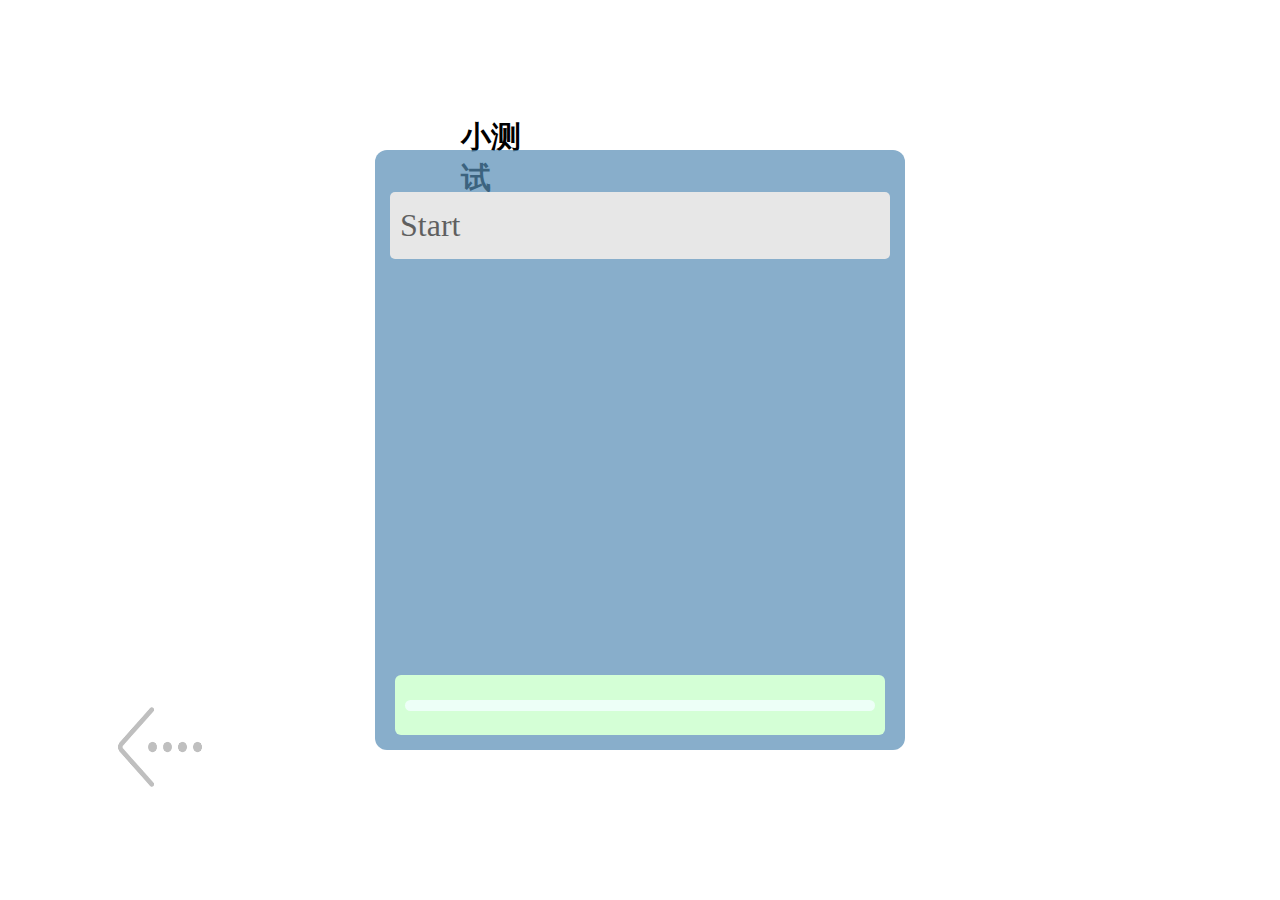
<file: C33.html>
<!-- Button trigger modal -->
 <!doctype html>
<html>
<head>
<meta charset="utf-8">
<title>
    C3
</title>
<link href="check.css" rel="stylesheet" type="text/css">
</head>

<body>
     <h1 class="dbt">小测试</h1>
    <div class="xbj">
        <div class="form-c">
            <div class="qa">
                <div class="q">
                    <h3 class="q-item"></h3>
                </div>
                <div class="a">
                    <div class="a-item start-game">Start</div>
                    <!-- 			<div class="a-item">E36 M3</div>
                    <div class="a-item">E92 M3</div>
                    <div class="a-item">G80 M3</div>
                    <div class="a-item">F80 M3</div> -->
                </div>
            </div>
            <div class="progressBar">
                <div class="bar">
                    <div class="bar-w"></div>
                </div>
                <div class="next">下一题</div>
            </div>
        </div>
    </div>
    
    <div class="fh">
        <a href="P1.html"><img src="camera/Test/箭头 (1).png" width="100%" height="100%"></a>
    </div>
    <script>
        const qa = [
        {
            question: "中画幅是指介于什么之间的成像尺寸",
            correct: "36x24mm~4x5英寸",
            incorrect: ["32x28mm~4x5英寸", "36x24mm~2x3英寸", "32x28mm~4x5英寸"]
        },
        {
            question: "旁轴相机和数码相机有什么区别",
            correct: "以上都是",
            incorrect: ["旁轴相机没有反光镜", "旁轴相机不是通过镜头取景，而是通过独立取景器取景", "旁轴相机快门动作很轻， 震动很小"]
        },
        {
            question: "单反相机和微单相机有什么区别",
            correct: "以上都是",
            incorrect: ["微单在体积上较单反更小，便携性更强", "微单相机内部取消了反光镜和五菱镜等结构，取景方式为电子取景", "单反续航较长，镜头群适配能力更好"]
        },
        {
            question: "傻瓜胶片机和胶片单反有什么区别",
            correct: "以上都是",
            incorrect: ["傻瓜机大部分都是固定光圈，快门可调范围很小", "傻瓜机不能对焦，只能超焦距，取景器一般为旁轴结构", "胶片单反除了没有机背屏幕可以回看照片之外，和现代主流单反并无太大区别"]
        },
        {
            question: "下面支持望远效果的相机焦距是多少",
            correct: "高于70mm",
            incorrect: ["28-70mm", "低于28mm", "38-115mm"]
        }
    ];
    const answerContainer = document.querySelector(".a");
    const questionCon = document.querySelector(".q");
    const question = document.querySelector(".q-item");
    const bar = document.querySelector(".bar");
    const barContainer = document.querySelector(".progressBar");
    const progressBar = document.querySelector(".bar-w");
    const next = document.querySelector(".next");
    const startBtn = document.querySelector(".start-game");
    const questions = [];
    const player = { score: 0, answers: [] };
    let cur = 0;
    const holder = [];
    (() => {
        loadQuestions(); // load questions immediately
    })();
    
    function loadQuestions() {
        qa.forEach((e) => {
            // loop through "qa"
            let temp = [];
            e.incorrect.forEach((ans) => {
                // loop through 'qa.incorrect' => place false on incorrect items
                let obj = {
                    response: ans,
                    correct: false
                };
                temp.push(obj);
            });
    
            let obj = {
                // place true on correct items
                response: e.correct,
                correct: true
            };
            temp.push(obj);
            let mainTemp = {
                question: e.question,
                options: temp, // both correct and incorrect options are stored here
                correct: e.correct // correct answer
            };
            questions.push(mainTemp); // push into global
        });
    }
    function newQuestion() {
        if (cur >= questions.length) {
            next.innerHTML = "查看成绩";
            results();
        } else {
            next.innerHTML = "下一题";
        }
        answerContainer.innerHTML = "";
        const el = questions[cur];
        progess();
        console.log(el);
        el.options.sort(() => {
            return 0.5 - Math.random();
        });
    
        const capQuestion = el.question.charAt(0).toUpperCase() + el.question.slice(1);
        question.textContent = `${capQuestion}?`;
        answerContainer.innerHTML = "";
    
        el.options.forEach((option) => {
            const divOption = document.createElement("div");
            holder.push(divOption);
            divOption.correctAnswer = el.correct;
            divOption.que = capQuestion;
            divOption.isITcorrect = option.correct;
            divOption.classList.add("a-item");
            divOption.textContent = option.response;
            answerContainer.append(divOption);
    
            divOption.addEventListener("click", optSelect);
        });
    }
    
    // if selected option is T || F
    function optSelect(e) {
        endTurn();
        if (e.target.isITcorrect) {
            player.score++;
            let obj = {
                que: e.target.que,
                res: e.target.textContent,
                correct: "√",
                qNum: cur
            };
            player.answers.unshift(obj);
            e.target.style.color = "#008205";
            e.target.style.backgroundColor = "#dbfff3";
        } else {
            let obj = {
                que: e.target.que,
                res: e.target.textContent,
                correct: "×",
                qNum: cur
            };
            player.answers.unshift(obj);
            e.target.style.color = "#e91e63";
            e.target.style.backgroundColor = "#ffd3e2";
        }
        e.target.style.cursor = "pointer";
        // player.answers.push(temp);
    }
    
    // OPTIONS not selected have a unique style
    
    function endTurn() {
        holder.forEach((el) => {
            el.removeEventListener("click", optSelect);
            el.style.backgroundColor = "#ffffff05";
            el.style.color = "#565656";
            el.style.cursor = "default";
        });
        cur++;
        if (cur >= questions.length) {
            next.innerHTML = "查看成绩";
        } else {
            next.innerHTML = "下一题";
        }
    }
    
    function progess() {
        bar.style.width = "60%";
        next.classList.add("progressActive");
        question.style.display = "block";
    
        const currentQ = cur + 1;
        const progressIs = (currentQ / questions.length) * 100;
    
        if (progressIs === 100) {
            next.innerHTML = "查看成绩";
            progressBar.style.maxWidth = "100%";
        }
        progressBar.style.width = `${progressIs}%`;
    }
    startBtn.addEventListener("click", newQuestion);
    next.addEventListener("click", () => {
        if (cur >= questions.length) {
            results();
        } else {
            newQuestion();
        }
    });
    
    // update score while answering each Q
    
    function results() {
        console.log(player.score);
        question.style.display = "block";
        answerContainer.innerHTML = "";
        question.textContent = `你的得分: ${player.score*20}`;
        player.answers.forEach((ans, i) => {
            const resultsMockup = `
            <div class="result">
            <div class="result-q"><span>${ans.qNum}</span> ${ans.que}</div>
            <div>${ans.res}</div>
            <div>${ans.correct}</div>
            </div>`;
            answerContainer.insertAdjacentHTML("afterbegin", resultsMockup);
        });
        const progressIs = (player.score / questions.length) * 100;
      /*  next.innerHTML = `${player.score} / ${questions.length} 题`;*/
        next.innerHTML='查看正确答案';
    
        if (progressIs <= 50) {
            bar.style.backgroundColor = `#ff8585`;
            progressBar.style.backgroundColor = `red`;
            
        } else if (progressIs <= 75) {
            bar.style.backgroundColor = `#ffc582`;
            progressBar.style.backgroundColor = `#ff8900`;
        } else {
            progressBar.style.backgroundColor = `#00d15e`;
            bar.style.backgroundColor = `#bcffda`;
        }
    
        progressBar.style.width = `${progressIs}%`;
        next.addEventListener("click", () => {
        answer();
        });
       
    }
    function restartGame() {
        newQuestion();
    }
    function answer(){
        question.style.display = "block";
        answerContainer.innerHTML = "";
        question.textContent = `正确答案`;
        qa.forEach((qa) => {
            const resultsMockup = `
            <div class="result">
            <div class="result-q">${qa.question}</div>
            <div>${qa.correct}</div>
            </div>`;
            answerContainer.insertAdjacentHTML("afterbegin", resultsMockup);
        });
        next.innerHTML='';
        
    }
    </script>
</body>
</html>
</file>
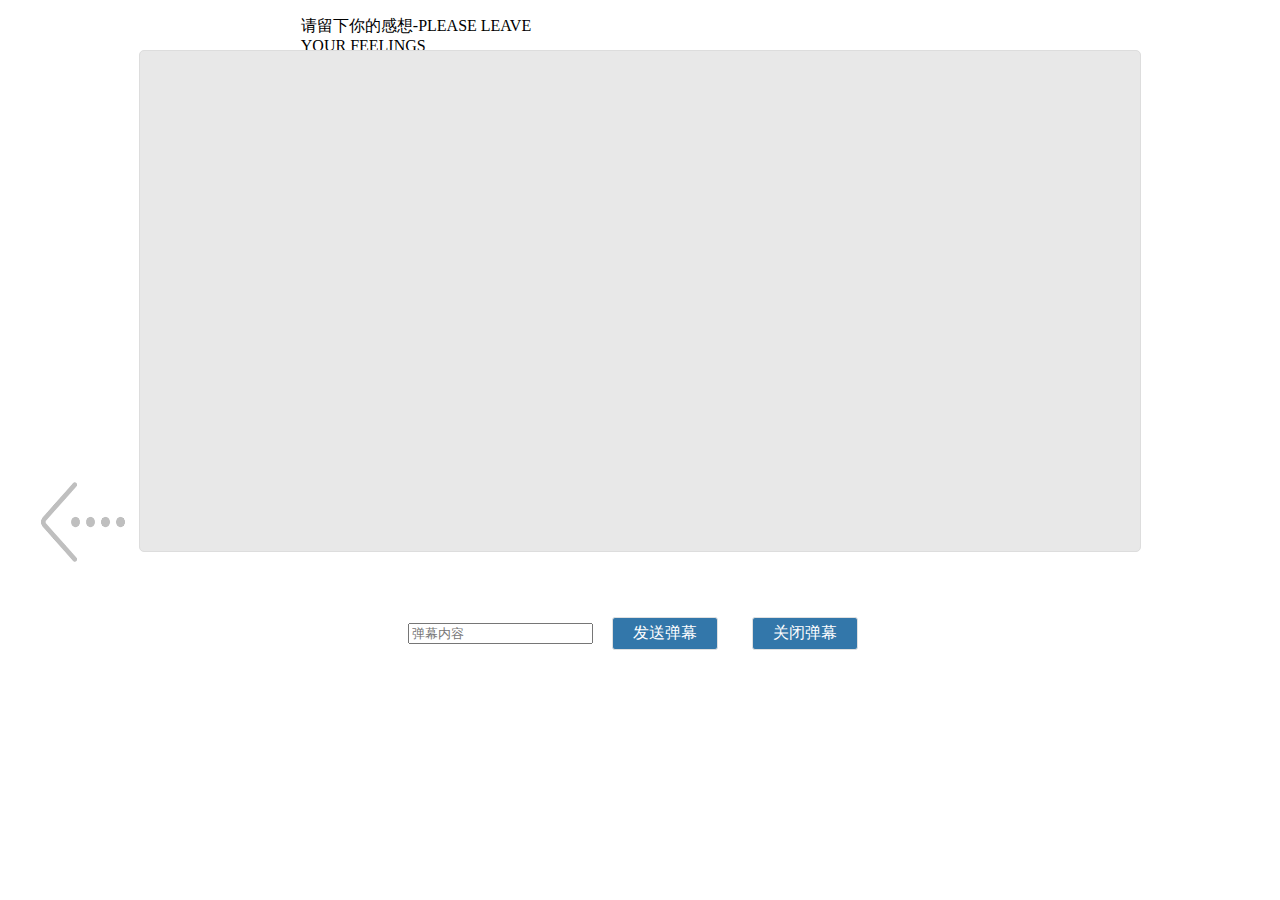
<file: M2.html>
<!DOCTYPE html>
<html>
<head lang="en">
    <meta charset="UTF-8">
    <title>M2</title>
    <link rel="stylesheet" href="bullet_screen.css"/>
    <script src="jquery-1.10.2.min.js" type="text/javascript"></script>
    <script src="bullet-screen.js"></script>
    <script>
        $(document).ready(function(){
            $('.send').click(function(){
                $.bulletScreen.send($('#bullet-text').val(),$('.container'));
                $('#bullet-text').val("");
            });
            $('.close').click(function(){
                $.bulletScreen.clear($('.container'));
            });
            $('#bullet-text').keyup(function(e){
                if(e.keyCode==13){
                    $.bulletScreen.send($('#bullet-text').val(),$('.container'));
                    $('#bullet-text').val("");
                }
            });
        });
    </script>
</head>
<body>
    <div class="fh">
        <a href="P3.html"><img src="camera/Test/箭头 (1).png" width="100%" height="100%"></a>
    </div>
    <div class="bt">
    <p>请留下你的感想-PLEASE LEAVE YOUR FEELINGS</p>
    </div>
    <div class="container">

    </div>
    <div class="menu-bar">
        <input type="text" placeholder="弹幕内容" id="bullet-text"/>
        <span class="btn send">发送弹幕</span>
        <span class="btn close">关闭弹幕</span>
    </div>
</body>
</html>
</file>
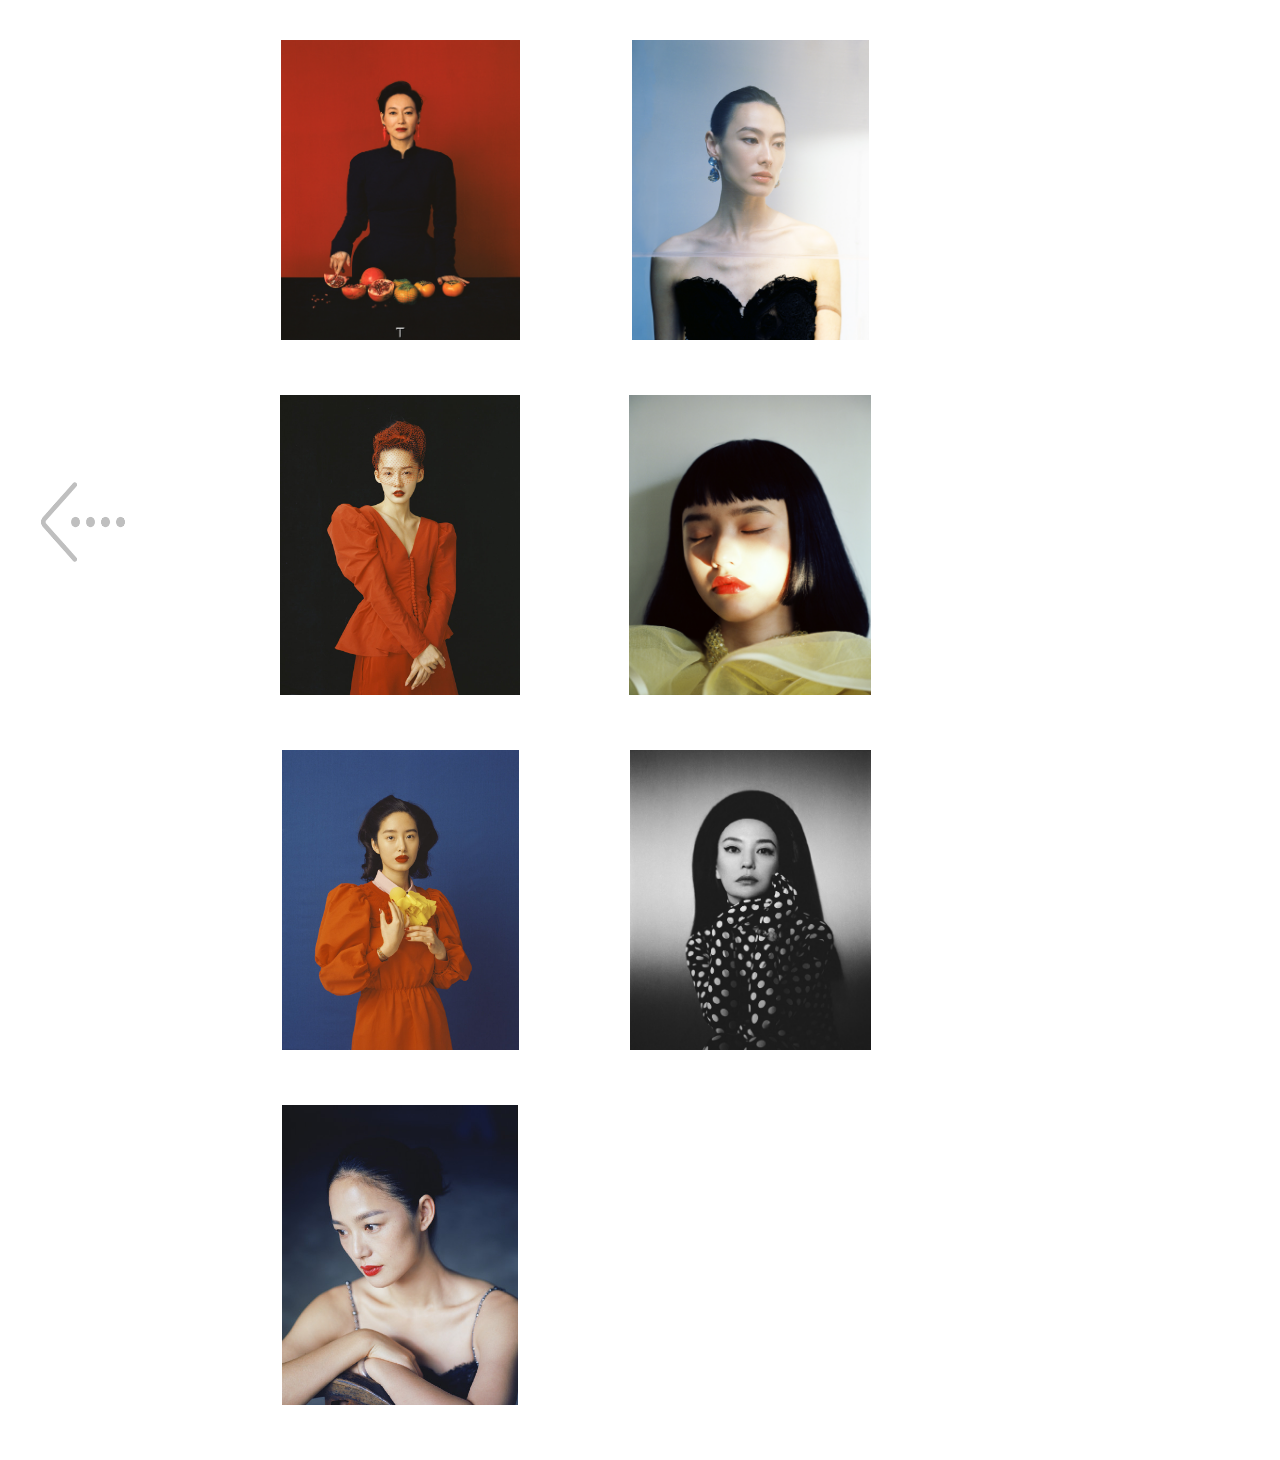
<file: R1.html>
<!DOCTYPE html>
<!-- saved from url=(0084)http://www.jiayueli.com/pc/photo.aspx?folderId=8d5eddc8-bbb5-4da1-ac71-d4454661c519# -->
<html xmlns="http://www.w3.org/1999/xhtml">
	<head><meta http-equiv="Content-Type" content="text/html; charset=UTF-8">
		<title>R1</title>
		
	<meta name="renderer" content="webkit"><meta http-equiv="X-UA-Compatible" content="IE=edge,chrome=1">
	<link href="../photo_files/css1.css" type="text/css" rel="stylesheet">
    <script type="text/javascript" src="../photo_files/jquery.easyui.min.js.下载"></script>
    <script type="text/javascript" src="../photo_files/jquery-1.8.0.min.js.下载"></script>
    <script type="text/javascript">
        ss = function (obj) {
            $("#fade").css("display", "block")
            var _url = $(obj).attr("_url");

            $("#_bimg").css("background-image", "url(" + _url + ")");
            $("#_bimg").css("background-repeat", "no-repeat");
            $("#_bimg").css("background-size", "contain");
            $("#_bimg").css("background-position", "center");
            $("#bimg").css("display", "block")

            $("li").removeClass("act1");
            $(obj).addClass("act1");
        }

        cls = function () {
            $("#fade").css("display", "none")
            $("#bimg").css("display", "none")
        }

        nxt = function () {
            var idx = $(".act1").attr("_idx");
            var obj = $("li[_idx=" + (parseInt(idx) + 1) + "]");

            if (obj.length > 0) {
                $("li").removeClass("act1");
                obj.addClass("act1");
                var _url = obj.attr("_url");

                $("#_bimg").css("background-image", "url(" + _url + ")");
            } else {
                alert("这是最后一张")
            }
        }

        pre = function () {
            var idx = $(".act1").attr("_idx");
            var obj = $("li[_idx=" + (parseInt(idx) - 1) + "]");

            if (obj.length > 0) {
                $("li").removeClass("act1");
                obj.addClass("act1");
                var _url = obj.attr("_url");

                $("#_bimg").css("background-image", "url(" + _url + ")");
            } else {
                alert("这是第一张")
            }
        }
</script>
</head>
<body>
     <div class="fh">
        <a href="P3.html"><img src="camera/Test/箭头 (1).png" width="100%" height="100%"></a>
    </div>
	<div class="banner">
		<div class="rbanner">
			<ul style="margin-top: 40px;">
				
                <li onclick="ss(this)" _url="portrait/hhy.jpg" _idx="1">
					<div style="background:url(portrait/hhy.jpg) no-repeat; background-position: center;background-size:contain;"></div>
					<p style="margin:0;padding:0;width:300px;height:30px;line-height:30px;text-align:center"></p>		
				</li>
                
                  <li onclick="ss(this)" _url="portrait/lls.jpg" _idx="2">
					<div style="background: url(portrait/lls.jpg) no-repeat; background-position: center;background-size:contain;"></div>
					<p style="margin:0;padding:0;width:300px;height:30px;line-height:30px;text-align:center"></p>		
				</li>
                
                 <li onclick="ss(this)" _url="portrait/lq.jpg" _idx="3">
					<div style="background: url(portrait/lq.jpg) no-repeat; background-position: center;background-size:contain;"></div>
					<p style="margin:0;padding:0;width:300px;height:30px;line-height:30px;text-align:center"></p>		
				</li>
                
                
                 <li onclick="ss(this)" _url="portrait/ly.jpg" _idx="4">
					<div style="background: url(portrait/ly.jpg) no-repeat; background-position: center;background-size:contain;"></div>
					<p style="margin:0;padding:0;width:300px;height:30px;line-height:30px;text-align:center"></p>		
				</li>
                
                																					
                 
                 <li onclick="ss(this)" _url="portrait/ycy.jpg" _idx="5">
					<div style="background: url(portrait/ycy.jpg) no-repeat; background-position: center;background-size:contain;"></div>
					<p style="margin:0;padding:0;width:300px;height:30px;line-height:30px;text-align:center"></p>		
				</li>
                
                
                <li onclick="ss(this)" _url="portrait/zw.jpg" _idx="6">
					<div style="background: url(portrait/zw.jpg) no-repeat; background-position: center;background-size:contain;"></div>
					<p style="margin:0;padding:0;width:300px;height:30px;line-height:30px;text-align:center"></p>		
				</li>
                
                <li onclick="ss(this)" _url="portrait/zy.jpg" _idx="7">
					<div style="background: url(portrait/zy.jpg) no-repeat; background-position: center;background-size:contain;"></div>
					<p style="margin:0;padding:0;width:300px;height:30px;line-height:30px;text-align:center"></p>		
				</li>
                
			</ul>
		</div>
	</div>

	<div id="fade" class="fade" style="display: none;"></div>
	<div id="bimg" class="bimg" style="display: none;">
		<div style="position: relative; width: 100%; height: 100%;">
			<div style="width: 100%; height: 40px; text-align: right; padding: 10px; -webkit-box-sizing: border-box; -moz-box-sizing: border-box; box-sizing: border-box; cursor: pointer; font-size: 20px;" onclick="cls()">X</div>
			<div style="position: absolute; left: 0px; right: 0px; top: 50px; bottom: 50px; background-image: url(&quot;/upload/a7246bebf5e848c6b79aefc5ab83b750.jpg&quot;); background-repeat: no-repeat; background-size: contain; background-position: center center;" id="_bimg"></div>
			<div style="position: absolute; left: 0; right: 0; bottom: 0px; height: 50px; line-height: 50px; text-align: right; padding-right: 10px;">
				<a onclick="pre()">prev</a> <a style="margin-left: 15px;" onclick="nxt()">next</a>
			</div>
		</div>
	</div>


</body></html>
</file>
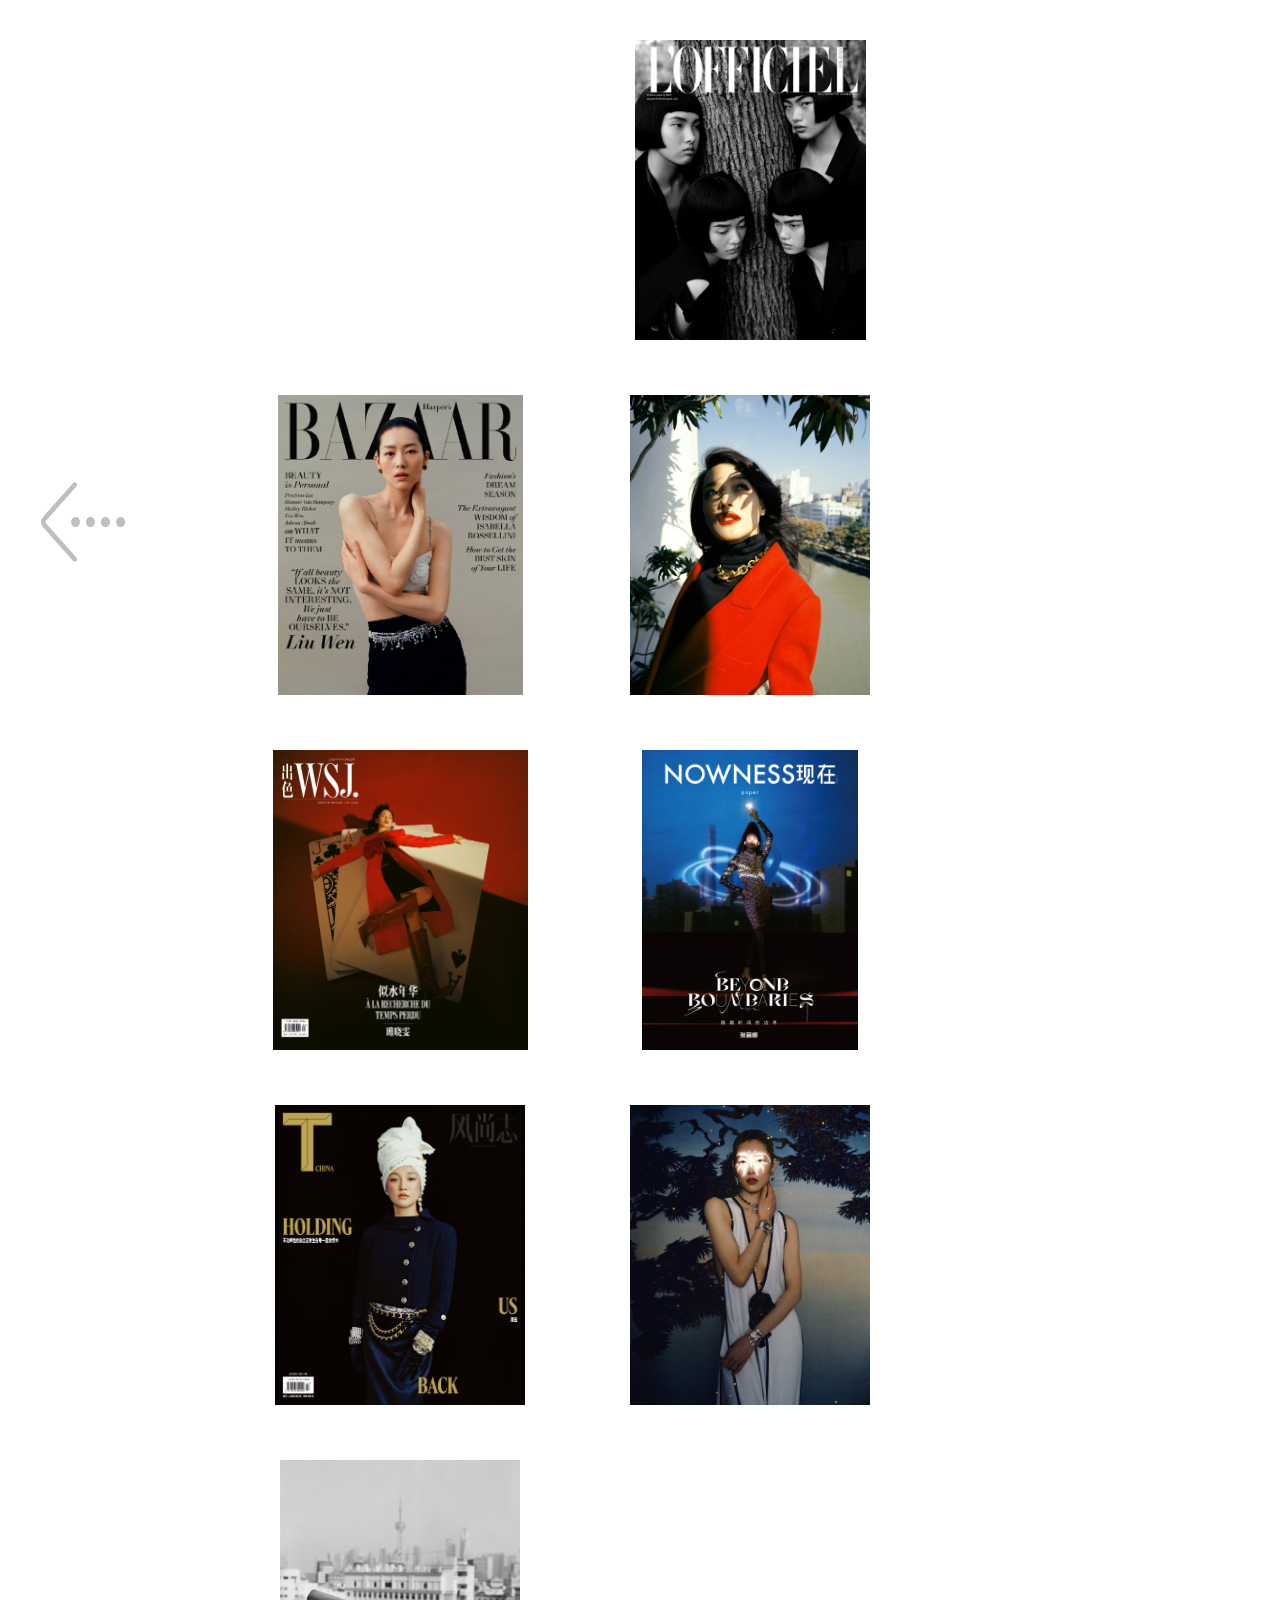
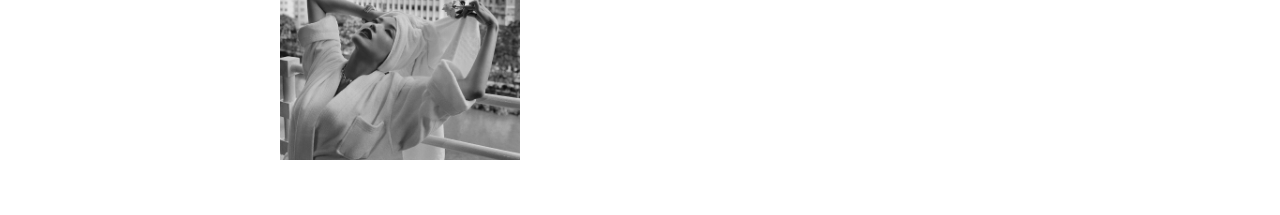
<file: R2.html>
<!DOCTYPE html>
<!-- saved from url=(0084)http://www.jiayueli.com/pc/photo.aspx?folderId=8d5eddc8-bbb5-4da1-ac71-d4454661c519# -->
<html xmlns="http://www.w3.org/1999/xhtml">
	<head><meta http-equiv="Content-Type" content="text/html; charset=UTF-8">
		<title>R2</title>
		
	<meta name="renderer" content="webkit"><meta http-equiv="X-UA-Compatible" content="IE=edge,chrome=1">
	<link href="../photo_files/css1.css" type="text/css" rel="stylesheet">
    <script type="text/javascript" src="../photo_files/jquery-1.8.0.min.js.下载"></script>
    <script type="text/javascript" src="../photo_files/jquery.easyui.min.js.下载"></script>
    <script type="text/javascript">
        ss = function (obj) {
            $("#fade").css("display", "block")
            var _url = $(obj).attr("_url");

            $("#_bimg").css("background-image", "url(" + _url + ")");
            $("#_bimg").css("background-repeat", "no-repeat");
            $("#_bimg").css("background-size", "contain");
            $("#_bimg").css("background-position", "center");
            $("#bimg").css("display", "block")

            $("li").removeClass("act1");
            $(obj).addClass("act1");
        }

        cls = function () {
            $("#fade").css("display", "none")
            $("#bimg").css("display", "none")
        }

        nxt = function () {
            var idx = $(".act1").attr("_idx");
            var obj = $("li[_idx=" + (parseInt(idx) + 1) + "]");

            if (obj.length > 0) {
                $("li").removeClass("act1");
                obj.addClass("act1");
                var _url = obj.attr("_url");

                $("#_bimg").css("background-image", "url(" + _url + ")");
            } else {
                alert("这是最后一张")
            }
        }

        pre = function () {
            var idx = $(".act1").attr("_idx");
            var obj = $("li[_idx=" + (parseInt(idx) - 1) + "]");

            if (obj.length > 0) {
                $("li").removeClass("act1");
                obj.addClass("act1");
                var _url = obj.attr("_url");

                $("#_bimg").css("background-image", "url(" + _url + ")");
            } else {
                alert("这是第一张")
            }
        }
</script>
</head>
<body>
    <div class="fh">
        <a href="P3.html"><img src="camera/Test/箭头 (1).png" width="100%" height="100%"></a>
    </div>
	<div class="banner">
		<div class="rbanner">
			<ul style="margin-top: 40px;">
				
                <li onclick="ss(this)" _url="file:///C:/Users/lenovo/Desktop/%E7%BD%91%E7%AB%99%E5%B0%8F%E5%AD%A6%E6%9C%9F/%E7%B4%A0%E6%9D%90/magazine/LOFFICIEL.jpg" _idx="1">
					<div style="background:url(file:///C:/Users/lenovo/Desktop/%E7%BD%91%E7%AB%99%E5%B0%8F%E5%AD%A6%E6%9C%9F/%E7%B4%A0%E6%9D%90/magazine/LOFFICIEL.jpg) no-repeat; background-position: center;background-size:contain;"></div>
					<p style="margin:0;padding:0;width:300px;height:30px;line-height:30px;text-align:center"></p>		
				</li>
                
                  <li onclick="ss(this)" _url="magazine/L0.jpg" _idx="2">
					<div style="background: url(magazine/L0.jpg) no-repeat; background-position: center;background-size:contain;"></div>
					<p style="margin:0;padding:0;width:300px;height:30px;line-height:30px;text-align:center"></p>		
				</li>
                
                 <li onclick="ss(this)" _url="magazine/lw.jpg" _idx="3">
					<div style="background:url(magazine/lw.jpg) no-repeat; background-position: center;background-size:contain;"></div>
					<p style="margin:0;padding:0;width:300px;height:30px;line-height:30px;text-align:center"></p>		
				</li>
                
                
                 <li onclick="ss(this)" _url="magazine/sq.jpg" _idx="4">
					<div style="background: url(magazine/sq.jpg) no-repeat; background-position: center;background-size:contain;"></div>
					<p style="margin:0;padding:0;width:300px;height:30px;line-height:30px;text-align:center"></p>		
				</li>
                
                																					
                 
                 <li onclick="ss(this)" _url="magazine/WSJ.jpg" _idx="5">
					<div style="background: url(magazine/WSJ.jpg) no-repeat; background-position: center;background-size:contain;"></div>
					<p style="margin:0;padding:0;width:300px;height:30px;line-height:30px;text-align:center"></p>		
				</li>
                
                
                <li onclick="ss(this)" _url="magazine/zln.jpg" _idx="6">
					<div style="background: url(magazine/zln.jpg) no-repeat; background-position: center;background-size:contain;"></div>
					<p style="margin:0;padding:0;width:300px;height:30px;line-height:30px;text-align:center"></p>		
				</li>
                
                <li onclick="ss(this)" _url="magazine/zx.jpg" _idx="7">
					<div style="background: url(magazine/zx.jpg) no-repeat; background-position: center;background-size:contain;"></div>
					<p style="margin:0;padding:0;width:300px;height:30px;line-height:30px;text-align:center"></p>		
				</li>
                 <li onclick="ss(this)" _url="magazine/02.jpg" _idx="7">
					<div style="background:url(magazine/02.jpg) no-repeat; background-position: center;background-size:contain;"></div>
					<p style="margin:0;padding:0;width:300px;height:30px;line-height:30px;text-align:center"></p>		
				</li>
                 <li onclick="ss(this)" _url="magazine/j1.jpg" _idx="7">
					<div style="background: url(magazine/j1.jpg) no-repeat; background-position: center;background-size:contain;"></div>
					<p style="margin:0;padding:0;width:300px;height:30px;line-height:30px;text-align:center"></p>		
				</li>
			</ul>
		</div>
	</div>

	<div id="fade" class="fade" style="display: none;"></div>
	<div id="bimg" class="bimg" style="display: none;">
		<div style="position: relative; width: 100%; height: 100%;">
			<div style="width: 100%; height: 40px; text-align: right; padding: 10px; -webkit-box-sizing: border-box; -moz-box-sizing: border-box; box-sizing: border-box; cursor: pointer; font-size: 20px;" onclick="cls()">X</div>
			<div style="position: absolute; left: 0px; right: 0px; top: 50px; bottom: 50px; background-image: url(&quot;/upload/a7246bebf5e848c6b79aefc5ab83b750.jpg&quot;); background-repeat: no-repeat; background-size: contain; background-position: center center;" id="_bimg"></div>
			<div style="position: absolute; left: 0; right: 0; bottom: 0px; height: 50px; line-height: 50px; text-align: right; padding-right: 10px;">
				<a onclick="pre()">prev</a> <a style="margin-left: 15px;" onclick="nxt()">next</a>
			</div>
		</div>
	</div>


</body></html>
</file>
<file: check.css>
*{
	margin:0;
	padding:0;
}
@font-face {
	
	font-family: "Poppins", sans-serif;
}
body {
	display: flex;
	align-items: center;
	justify-content: center;
	height: 100vh;
	width: 100%;
	background-size: 100% 100%;
	font-family: monospace;
	margin: 0;
}
.dbt{
    position:absolute;
    left:36vw;
    top:13vh;
	width:5vw;
	height:8vh;
    font-size: 30px;
}

.cbt {
    position:absolute;
	left:-1vw;
	top:7vh;
    width: 35vw;
	height:20vh;
	transform: rotate(-15deg);
	transition-delay: 30ms;
}
.cbt:hover {
    transform:  rotate(15deg);
}
.xbj {
	display: flex;
	align-items: center;
	justify-content: center;
	height: 600px;
	width: 550px;
	background-size: 100% 100%;
	font-family: monospace;
	margin: 0;
}
.form-c {
	height: 570px;
	width: 500px;
	padding: 15px;
	border-radius: 12px;
	background-color:#568db6;
	opacity: 0.7;
	position: relative;
}
.progressBar {
	height: 40px;
	width: calc(100% - 60px);
	padding: 10px;
	background-color: #c3ffc6;
	border-radius: 6px;
	position: absolute;
	bottom: 15px;
	right: 50%;
	transform: translate(50%, 0%);
	display: flex;
	flex-direction: row;
	align-items: center;
	overflow: hidden;
}
.bar {
	height: 11px;
	width: 100%;
	background: #e6fff4;
	border-radius: 100px;
}
	.bar-w {
		transition: all 0.6s ease-in-out;
		height: 100%;
		width: 0%;
		background-color: #00ff9c;
		border-radius: 100px;
	}
.next {
	white-space: nowrap;
	transform: translateX(100px);
	width: 0;
	margin-left: auto;
	font-size: 20px;
	font-family:"keai";
	color: #000000;
	cursor: pointer;
}
	.next:hover {
		color: #fff;
	}

.qa {
	display: flex;
	flex-direction: column;
}
.q h3 {
		margin: 0.5em 0;
	    font-family:"keai";
		font-size: 2em;
		color: #373737;
	}
.a {
	display: flex;
	flex-direction: column;
}
	.a-item {
		padding: 15px 10px;
		background-color:#66B9E7;
		border-radius: 5px;
		font-family:"keai";
		font-size: larger;
		color: #3b3b3b;
		margin: 0.35em 0;
	}
		.a-item:hover {
			background-color: #1a195f47;
			transition: all 0.5s ease-in-out;
			cursor: pointer;
			color: rgb(255, 255, 255);
		}
	

.progressActive {
	transform: translateX(0px);
	width: auto;
	transition: transform 0.6s ease-in-out;
}
.start-game {
	background-color: #dddddd !important;
	font-family:"keai";
	color: #1c1c1c !important;
	font-size: 2em;
}
.result {
	display: flex;
	padding: 20px 0px;
	justify-content: space-between;
	border-bottom: 1px solid #333;
	font-family:"keai";
	font-size: larger;
	color: #2c2c2c;
	align-items: center;
	flex-wrap: wrap;
}
	.result-q {
		width: 200px;
	}
.fh {
    position:absolute;
    left:10vw;
    bottom:13vh;
	width:5vw;
	height:8vh;
	text-decoration:none;
	transition-delay: 30ms;
	transform: scale(1.5);
}
.fh:hover{
	transform: scale(2);
}
.finish {
    position:absolute;
    right:10vw;
    bottom:10vh;
	width:10vw;
	height:17vh;
	text-decoration:none;
	transition-delay: 30ms;
	transform: scale(1.5);
}
.finish:hover{
	transform: scale(2);
}
</file>
<file: bullet_screen.css>
@charset "utf-8";
/* CSS Document */
.container{
    width: 1000px;
    margin: 50px auto;
    background: #e8e8e8;
    height: 500px;
    border-radius: 5px;
    border: 1px solid #ddd;
    position: relative;
    overflow: hidden;
}
.menu-bar{
    width: 1000px;
    margin: 0px auto;
    text-align: center;
}
.btn{
    padding: 5px 20px;
    display: inline-block;
    border-radius: 3px;
    border: 1px solid #e0e0e0;
    margin: 15px;
    background: #37a;
    color: #fff;
    cursor: pointer;
}
.fh {
    position:absolute;
    left:4vw;
    bottom:38vh;
	width:5vw;
	height:8vh;
	text-decoration:none;
	transition-delay: 30ms;
	transform: scale(1.5);
}
.bt{
    position:absolute;
    left:23.5vw;
    top:0vw; 
    width:20vw;
	height:15vh;
}
</file>
<file: photo_files/css1.css>
body {
	background: #fff;
	margin: 0;
	padding: 0;
	color: #666;
	font-family: arial;
}

a {
	text-transform: none;
	text-decoration: none;
	color: #666;
}

a:hover {
	text-decoration: none;
	color: #666;
}

p {
	margin: 0;
	padding: 0;
}

ul {
	margin: 0;
	padding: 0;
}

.banner {
	width: 100%;
	float: left;
}

.lbanner {
	width: 250px;
	float: left;
}

.rbanner {
	margin-left: 250px;
	margin-right: 0px;
}

.act a {
	color: #333;
}

li {
	list-style-type: none;
	width: 300px;
	height: 330px;
	float: left;
	margin-right: 50px;
	margin-bottom: 25px;
	cursor: pointer;
}

li div {
	width: 300px;
	height: 300px;
}

.fade {
	display: none;
	position: fixed;
	top: 0%;
	left: 0%;
	width: 100%;
	height: 100%;
	background-color: #EEEEEE;
	z-index: 1001;
	-moz-opacity: 0.8;
	opacity: .80;
	filter: alpha(opacity = 80);
}

.fh {
    position:absolute;
    left:4vw;
    bottom:38vh;
	width:5vw;
	height:8vh;
	text-decoration:none;
	transition-delay: 30ms;
	transform: scale(1.5);
}
.fh:hover{
	transform: scale(2);
}
.bimg {
	display: none;
	position: fixed;
	top: 10%;
	left: 25%;
	width: 50%;
	height: 80%;
	background-color: white;
	z-index: 1002;
	overflow: auto;
}
</file>
